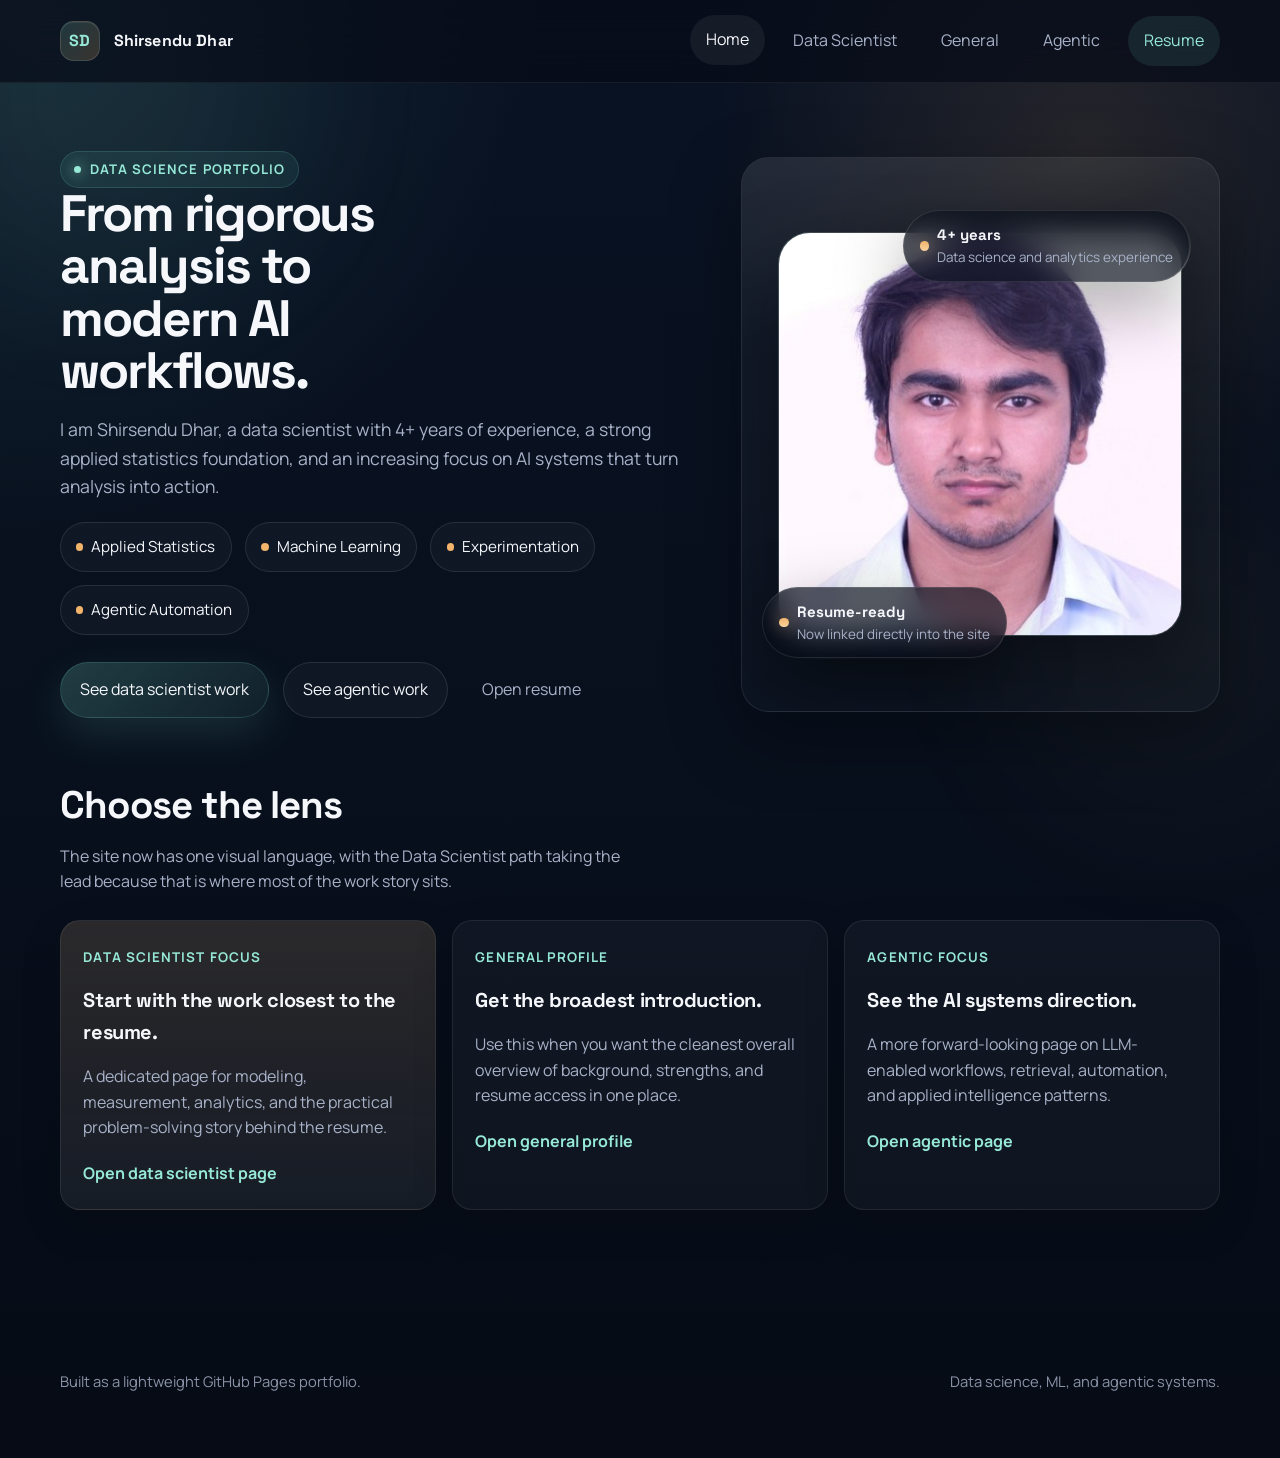
<file: index.html>
﻿<!DOCTYPE html>
<html lang="en">
  <head>
    <meta charset="utf-8" />
    <meta content="width=device-width, initial-scale=1.0" name="viewport" />
    <meta
      content="Portfolio of Shirsendu Dhar, a data scientist focused on applied statistics, machine learning, and agentic automation."
      name="description"
    />
    <title>Shirsendu Dhar | Data Science Portfolio</title>
    <link href="https://fonts.googleapis.com" rel="preconnect" />
    <link crossorigin href="https://fonts.gstatic.com" rel="preconnect" />
    <link
      href="https://fonts.googleapis.com/css2?family=Manrope:wght@400;500;600;700;800&family=Space+Grotesk:wght@500;700&display=swap"
      rel="stylesheet"
    />
    <link href="assets/site.css" rel="stylesheet" />
  </head>
  <body>
    <header class="site-header">
      <div class="shell nav-row">
        <a class="brand" href="index.html">
          <span class="brand-mark">SD</span>
          <span>Shirsendu Dhar</span>
        </a>
        <nav aria-label="Primary" class="nav-links">
          <a class="nav-link is-active" href="index.html">Home</a>
          <a class="nav-link" href="data-scientist.html">Data Scientist</a>
          <a class="nav-link" href="general.html">General</a>
          <a class="nav-link" href="agentic.html">Agentic</a>
          <a
            class="nav-link resume-link"
            href="files/Shirsendu_Dhar_Data_Scientist_Resume.pdf"
            target="_blank"
            rel="noreferrer"
          >
            Resume
          </a>
        </nav>
      </div>
    </header>

    <main class="page">
      <section class="shell hero">
        <div class="hero-copy" data-reveal>
          <span class="eyebrow">Data science portfolio</span>
          <h1>From rigorous analysis to modern AI workflows.</h1>
          <p class="lead">
            I am Shirsendu Dhar, a data scientist with 4+ years of experience,
            a strong applied statistics foundation, and an increasing focus on
            AI systems that turn analysis into action.
          </p>
          <div class="chip-row">
            <span class="pill"><span class="dot"></span>Applied Statistics</span>
            <span class="pill"><span class="dot"></span>Machine Learning</span>
            <span class="pill"><span class="dot"></span>Experimentation</span>
            <span class="pill"><span class="dot"></span>Agentic Automation</span>
          </div>
          <div class="actions">
            <a class="button button-primary" href="data-scientist.html">See data scientist work</a>
            <a class="button button-secondary" href="agentic.html">See agentic work</a>
            <a
              class="button button-ghost"
              href="files/Shirsendu_Dhar_Data_Scientist_Resume.pdf"
              target="_blank"
              rel="noreferrer"
            >
              Open resume
            </a>
          </div>
        </div>

        <div class="surface hero-portrait" data-reveal>
          <div class="portrait-stage">
            <div class="portrait-ring"></div>
            <div class="portrait-frame">
              <img alt="Portrait of Shirsendu Dhar" src="files/work_photo.jpg" />
            </div>
            <div class="portrait-note top">
              <span class="dot"></span>
              <div>
                <strong>4+ years</strong>
                <span>Data science and analytics experience</span>
              </div>
            </div>
            <div class="portrait-note bottom">
              <span class="dot"></span>
              <div>
                <strong>Resume-ready</strong>
                <span>Now linked directly into the site</span>
              </div>
            </div>
          </div>
        </div>
      </section>

      <section class="shell section section-tight">
        <div class="section-heading" data-reveal>
          <div>
            <h2>Choose the lens</h2>
            <p>
              The site now has one visual language, with the Data Scientist path
              taking the lead because that is where most of the work story sits.
            </p>
          </div>
        </div>

        <div class="story-grid">
          <a class="story-card resume-card" href="data-scientist.html" data-reveal>
            <span class="meta">Data Scientist focus</span>
            <h3>Start with the work closest to the resume.</h3>
            <p>
              A dedicated page for modeling, measurement, analytics, and the
              practical problem-solving story behind the resume.
            </p>
            <div class="arrow">Open data scientist page</div>
          </a>

          <a class="story-card" href="general.html" data-reveal>
            <span class="meta">General profile</span>
            <h3>Get the broadest introduction.</h3>
            <p>
              Use this when you want the cleanest overall overview of background,
              strengths, and resume access in one place.
            </p>
            <div class="arrow">Open general profile</div>
          </a>

          <a class="story-card" href="agentic.html" data-reveal>
            <span class="meta">Agentic focus</span>
            <h3>See the AI systems direction.</h3>
            <p>
              A more forward-looking page on LLM-enabled workflows, retrieval,
              automation, and applied intelligence patterns.
            </p>
            <div class="arrow">Open agentic page</div>
          </a>
        </div>
      </section>
    </main>

    <footer class="footer">
      <div class="shell footer-row">
        <span>Built as a lightweight GitHub Pages portfolio.</span>
        <span>Data science, ML, and agentic systems.</span>
      </div>
    </footer>

    <script src="assets/site.js"></script>
  </body>
</html>
</file>
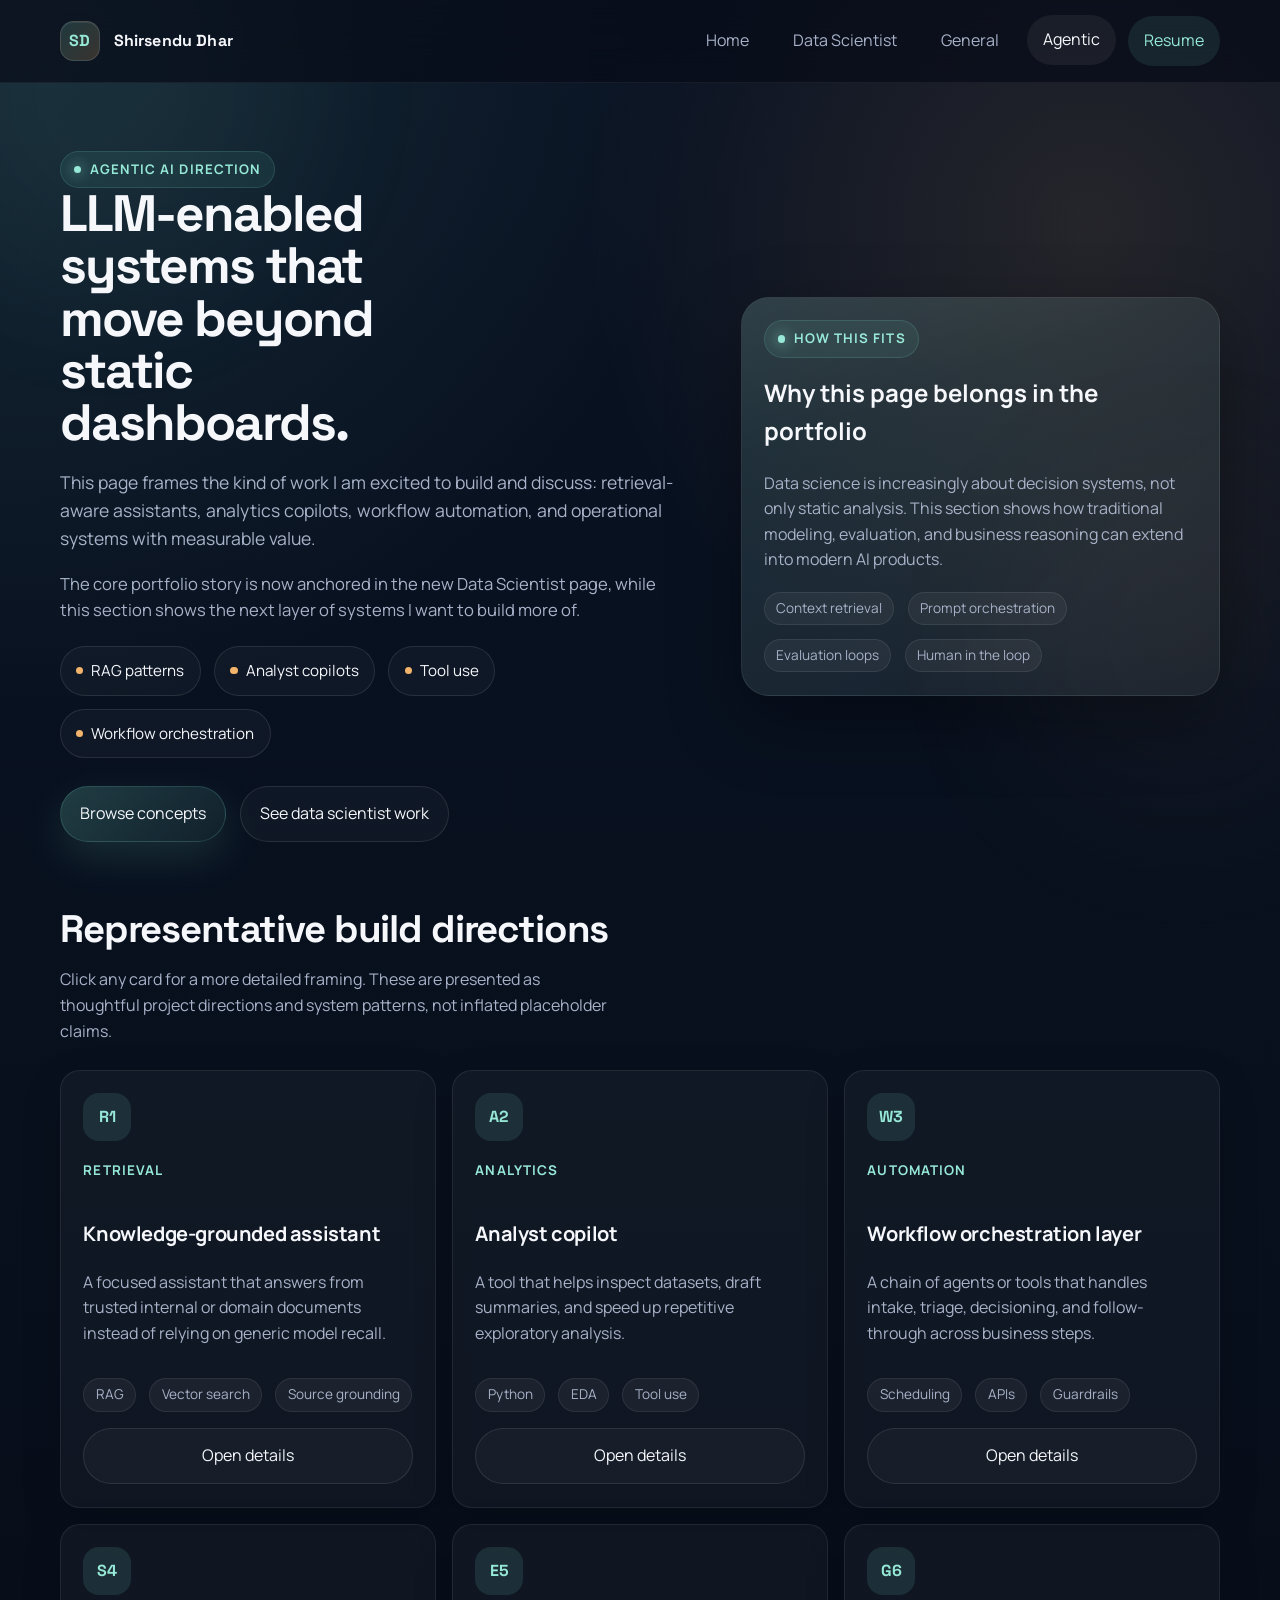
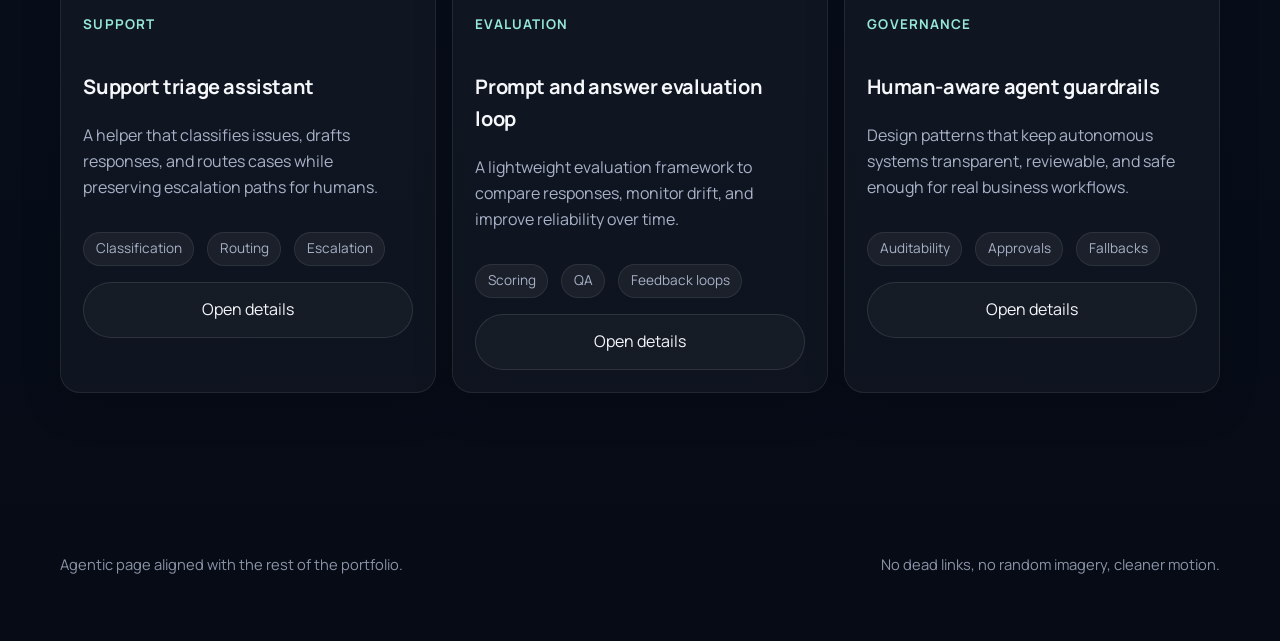
<file: agentic.html>
﻿<!DOCTYPE html>
<html lang="en">
  <head>
    <meta charset="utf-8" />
    <meta content="width=device-width, initial-scale=1.0" name="viewport" />
    <meta
      content="Agentic AI portfolio page for Shirsendu Dhar featuring LLM-enabled workflow and automation concepts."
      name="description"
    />
    <title>Shirsendu Dhar | Agentic AI</title>
    <link href="https://fonts.googleapis.com" rel="preconnect" />
    <link crossorigin href="https://fonts.gstatic.com" rel="preconnect" />
    <link
      href="https://fonts.googleapis.com/css2?family=Manrope:wght@400;500;600;700;800&family=Space+Grotesk:wght@500;700&display=swap"
      rel="stylesheet"
    />
    <link href="assets/site.css" rel="stylesheet" />
  </head>
  <body>
    <header class="site-header">
      <div class="shell nav-row">
        <a class="brand" href="index.html">
          <span class="brand-mark">SD</span>
          <span>Shirsendu Dhar</span>
        </a>
        <nav aria-label="Primary" class="nav-links">
          <a class="nav-link" href="index.html">Home</a>
          <a class="nav-link" href="data-scientist.html">Data Scientist</a>
          <a class="nav-link" href="general.html">General</a>
          <a class="nav-link is-active" href="agentic.html">Agentic</a>
          <a
            class="nav-link resume-link"
            href="files/Shirsendu_Dhar_Data_Scientist_Resume.pdf"
            target="_blank"
            rel="noreferrer"
          >
            Resume
          </a>
        </nav>
      </div>
    </header>

    <main class="page">
      <section class="shell hero">
        <div class="hero-copy" data-reveal>
          <span class="eyebrow">Agentic AI direction</span>
          <h1>LLM-enabled systems that move beyond static dashboards.</h1>
          <p class="lead">
            This page frames the kind of work I am excited to build and discuss:
            retrieval-aware assistants, analytics copilots, workflow
            automation, and operational systems with measurable value.
          </p>
          <p>
            The core portfolio story is now anchored in the new Data Scientist
            page, while this section shows the next layer of systems I want to
            build more of.
          </p>
          <div class="chip-row">
            <span class="pill"><span class="dot"></span>RAG patterns</span>
            <span class="pill"><span class="dot"></span>Analyst copilots</span>
            <span class="pill"><span class="dot"></span>Tool use</span>
            <span class="pill"><span class="dot"></span>Workflow orchestration</span>
          </div>
          <div class="actions">
            <a class="button button-primary" href="#projects">Browse concepts</a>
            <a class="button button-secondary" href="data-scientist.html">See data scientist work</a>
          </div>
        </div>

        <div class="surface callout-card" data-reveal>
          <span class="eyebrow">How this fits</span>
          <h2 style="margin-top: 1rem;">Why this page belongs in the portfolio</h2>
          <p class="callout-copy">
            Data science is increasingly about decision systems, not only static
            analysis. This section shows how traditional modeling, evaluation,
            and business reasoning can extend into modern AI products.
          </p>
          <div class="tag-row" style="margin-top: 1.2rem;">
            <span class="tag">Context retrieval</span>
            <span class="tag">Prompt orchestration</span>
            <span class="tag">Evaluation loops</span>
            <span class="tag">Human in the loop</span>
          </div>
        </div>
      </section>

      <section class="shell section section-tight" id="projects">
        <div class="section-heading" data-reveal>
          <div>
            <h2>Representative build directions</h2>
            <p>
              Click any card for a more detailed framing. These are presented as
              thoughtful project directions and system patterns, not inflated
              placeholder claims.
            </p>
          </div>
        </div>

        <div class="project-grid">
          <article class="project-card" data-reveal>
            <span class="icon-badge">R1</span>
            <div>
              <span class="meta">Retrieval</span>
              <h3>Knowledge-grounded assistant</h3>
              <p>
                A focused assistant that answers from trusted internal or domain
                documents instead of relying on generic model recall.
              </p>
            </div>
            <div class="tag-row">
              <span class="tag">RAG</span>
              <span class="tag">Vector search</span>
              <span class="tag">Source grounding</span>
            </div>
            <button class="button button-secondary" data-open-modal="modal-rag" type="button">
              Open details
            </button>
          </article>

          <article class="project-card" data-reveal>
            <span class="icon-badge">A2</span>
            <div>
              <span class="meta">Analytics</span>
              <h3>Analyst copilot</h3>
              <p>
                A tool that helps inspect datasets, draft summaries, and speed
                up repetitive exploratory analysis.
              </p>
            </div>
            <div class="tag-row">
              <span class="tag">Python</span>
              <span class="tag">EDA</span>
              <span class="tag">Tool use</span>
            </div>
            <button class="button button-secondary" data-open-modal="modal-analyst" type="button">
              Open details
            </button>
          </article>

          <article class="project-card" data-reveal>
            <span class="icon-badge">W3</span>
            <div>
              <span class="meta">Automation</span>
              <h3>Workflow orchestration layer</h3>
              <p>
                A chain of agents or tools that handles intake, triage,
                decisioning, and follow-through across business steps.
              </p>
            </div>
            <div class="tag-row">
              <span class="tag">Scheduling</span>
              <span class="tag">APIs</span>
              <span class="tag">Guardrails</span>
            </div>
            <button class="button button-secondary" data-open-modal="modal-workflow" type="button">
              Open details
            </button>
          </article>

          <article class="project-card" data-reveal>
            <span class="icon-badge">S4</span>
            <div>
              <span class="meta">Support</span>
              <h3>Support triage assistant</h3>
              <p>
                A helper that classifies issues, drafts responses, and routes
                cases while preserving escalation paths for humans.
              </p>
            </div>
            <div class="tag-row">
              <span class="tag">Classification</span>
              <span class="tag">Routing</span>
              <span class="tag">Escalation</span>
            </div>
            <button class="button button-secondary" data-open-modal="modal-support" type="button">
              Open details
            </button>
          </article>

          <article class="project-card" data-reveal>
            <span class="icon-badge">E5</span>
            <div>
              <span class="meta">Evaluation</span>
              <h3>Prompt and answer evaluation loop</h3>
              <p>
                A lightweight evaluation framework to compare responses,
                monitor drift, and improve reliability over time.
              </p>
            </div>
            <div class="tag-row">
              <span class="tag">Scoring</span>
              <span class="tag">QA</span>
              <span class="tag">Feedback loops</span>
            </div>
            <button class="button button-secondary" data-open-modal="modal-eval" type="button">
              Open details
            </button>
          </article>

          <article class="project-card" data-reveal>
            <span class="icon-badge">G6</span>
            <div>
              <span class="meta">Governance</span>
              <h3>Human-aware agent guardrails</h3>
              <p>
                Design patterns that keep autonomous systems transparent,
                reviewable, and safe enough for real business workflows.
              </p>
            </div>
            <div class="tag-row">
              <span class="tag">Auditability</span>
              <span class="tag">Approvals</span>
              <span class="tag">Fallbacks</span>
            </div>
            <button class="button button-secondary" data-open-modal="modal-guardrails" type="button">
              Open details
            </button>
          </article>
        </div>
      </section>
    </main>

    <footer class="footer">
      <div class="shell footer-row">
        <span>Agentic page aligned with the rest of the portfolio.</span>
        <span>No dead links, no random imagery, cleaner motion.</span>
      </div>
    </footer>

    <div aria-hidden="true" class="modal" data-modal id="modal-rag">
      <div class="modal-card">
        <div class="modal-top">
          <div>
            <span class="eyebrow">Retrieval</span>
            <h3 style="margin-top: 1rem;">Knowledge-grounded assistant</h3>
          </div>
          <button aria-label="Close modal" class="close-button" data-close-modal type="button">x</button>
        </div>
        <p>
          A useful assistant should respond from trusted context, not just from
          model memory. This pattern is ideal for documentation-heavy internal
          knowledge or domain-specific support.
        </p>
        <div class="modal-grid">
          <div class="modal-panel">
            <strong>System idea</strong>
            <p>Retrieve, rank, cite, and answer with strong source grounding.</p>
          </div>
          <div class="modal-panel">
            <strong>Why it matters</strong>
            <p>Improves trust and reduces the risk of ungrounded responses.</p>
          </div>
        </div>
      </div>
    </div>

    <div aria-hidden="true" class="modal" data-modal id="modal-analyst">
      <div class="modal-card">
        <div class="modal-top">
          <div>
            <span class="eyebrow">Analytics</span>
            <h3 style="margin-top: 1rem;">Analyst copilot</h3>
          </div>
          <button aria-label="Close modal" class="close-button" data-close-modal type="button">x</button>
        </div>
        <p>
          This pattern accelerates repetitive analysis work while keeping a
          human analyst in control of framing, validation, and communication.
        </p>
        <div class="modal-grid">
          <div class="modal-panel">
            <strong>System idea</strong>
            <p>Connect natural-language prompting to common analysis tools and templates.</p>
          </div>
          <div class="modal-panel">
            <strong>Why it matters</strong>
            <p>Creates faster iteration loops without hiding the reasoning behind outputs.</p>
          </div>
        </div>
      </div>
    </div>

    <div aria-hidden="true" class="modal" data-modal id="modal-workflow">
      <div class="modal-card">
        <div class="modal-top">
          <div>
            <span class="eyebrow">Automation</span>
            <h3 style="margin-top: 1rem;">Workflow orchestration layer</h3>
          </div>
          <button aria-label="Close modal" class="close-button" data-close-modal type="button">x</button>
        </div>
        <p>
          Many business processes are a sequence of small handoffs. Agentic
          workflows shine when they reduce the glue work between those steps.
        </p>
        <div class="modal-grid">
          <div class="modal-panel">
            <strong>System idea</strong>
            <p>Combine tool calls, approval states, and retry logic into one flow.</p>
          </div>
          <div class="modal-panel">
            <strong>Why it matters</strong>
            <p>Removes manual coordination overhead and improves process speed.</p>
          </div>
        </div>
      </div>
    </div>

    <div aria-hidden="true" class="modal" data-modal id="modal-support">
      <div class="modal-card">
        <div class="modal-top">
          <div>
            <span class="eyebrow">Support</span>
            <h3 style="margin-top: 1rem;">Support triage assistant</h3>
          </div>
          <button aria-label="Close modal" class="close-button" data-close-modal type="button">x</button>
        </div>
        <p>
          A triage layer can reduce repetitive handling while ensuring that
          ambiguous or sensitive issues still reach the right human owner.
        </p>
        <div class="modal-grid">
          <div class="modal-panel">
            <strong>System idea</strong>
            <p>Classify, enrich, route, and draft response suggestions for review.</p>
          </div>
          <div class="modal-panel">
            <strong>Why it matters</strong>
            <p>Gives support teams more time for higher-complexity conversations.</p>
          </div>
        </div>
      </div>
    </div>

    <div aria-hidden="true" class="modal" data-modal id="modal-eval">
      <div class="modal-card">
        <div class="modal-top">
          <div>
            <span class="eyebrow">Evaluation</span>
            <h3 style="margin-top: 1rem;">Prompt and answer evaluation loop</h3>
          </div>
          <button aria-label="Close modal" class="close-button" data-close-modal type="button">x</button>
        </div>
        <p>
          Good AI systems need evaluation habits, not just demos. This pattern
          makes performance visible and easier to improve over time.
        </p>
        <div class="modal-grid">
          <div class="modal-panel">
            <strong>System idea</strong>
            <p>Track prompts, compare outputs, and score answers against defined criteria.</p>
          </div>
          <div class="modal-panel">
            <strong>Why it matters</strong>
            <p>Helps teams manage drift, quality regression, and stakeholder trust.</p>
          </div>
        </div>
      </div>
    </div>

    <div aria-hidden="true" class="modal" data-modal id="modal-guardrails">
      <div class="modal-card">
        <div class="modal-top">
          <div>
            <span class="eyebrow">Governance</span>
            <h3 style="margin-top: 1rem;">Human-aware agent guardrails</h3>
          </div>
          <button aria-label="Close modal" class="close-button" data-close-modal type="button">x</button>
        </div>
        <p>
          Strong AI UX includes boundaries, review states, and fallback paths.
          Guardrails are part of the product, not an afterthought.
        </p>
        <div class="modal-grid">
          <div class="modal-panel">
            <strong>System idea</strong>
            <p>Blend confidence checks, approvals, logging, and controlled tool access.</p>
          </div>
          <div class="modal-panel">
            <strong>Why it matters</strong>
            <p>Supports safer adoption in workflows that affect customers or operations.</p>
          </div>
        </div>
      </div>
    </div>

    <script src="assets/site.js"></script>
  </body>
</html>
</file>
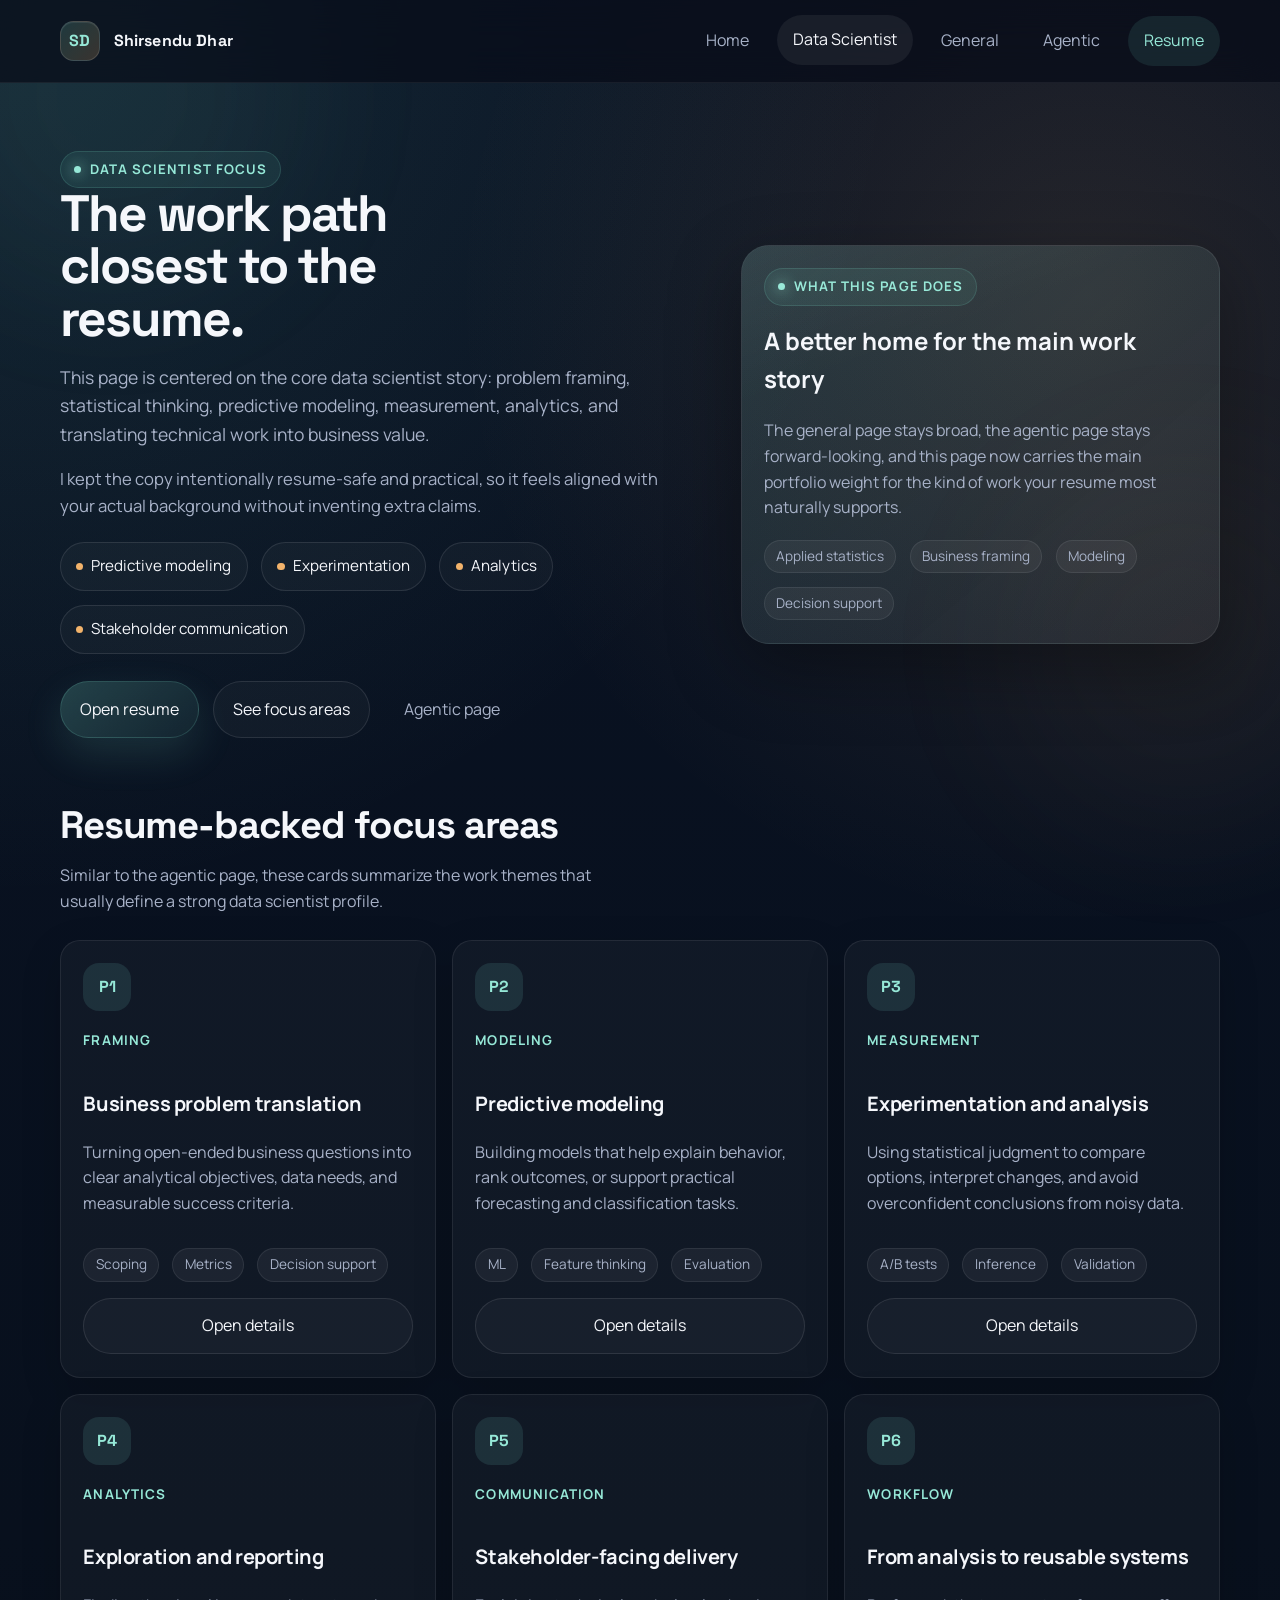
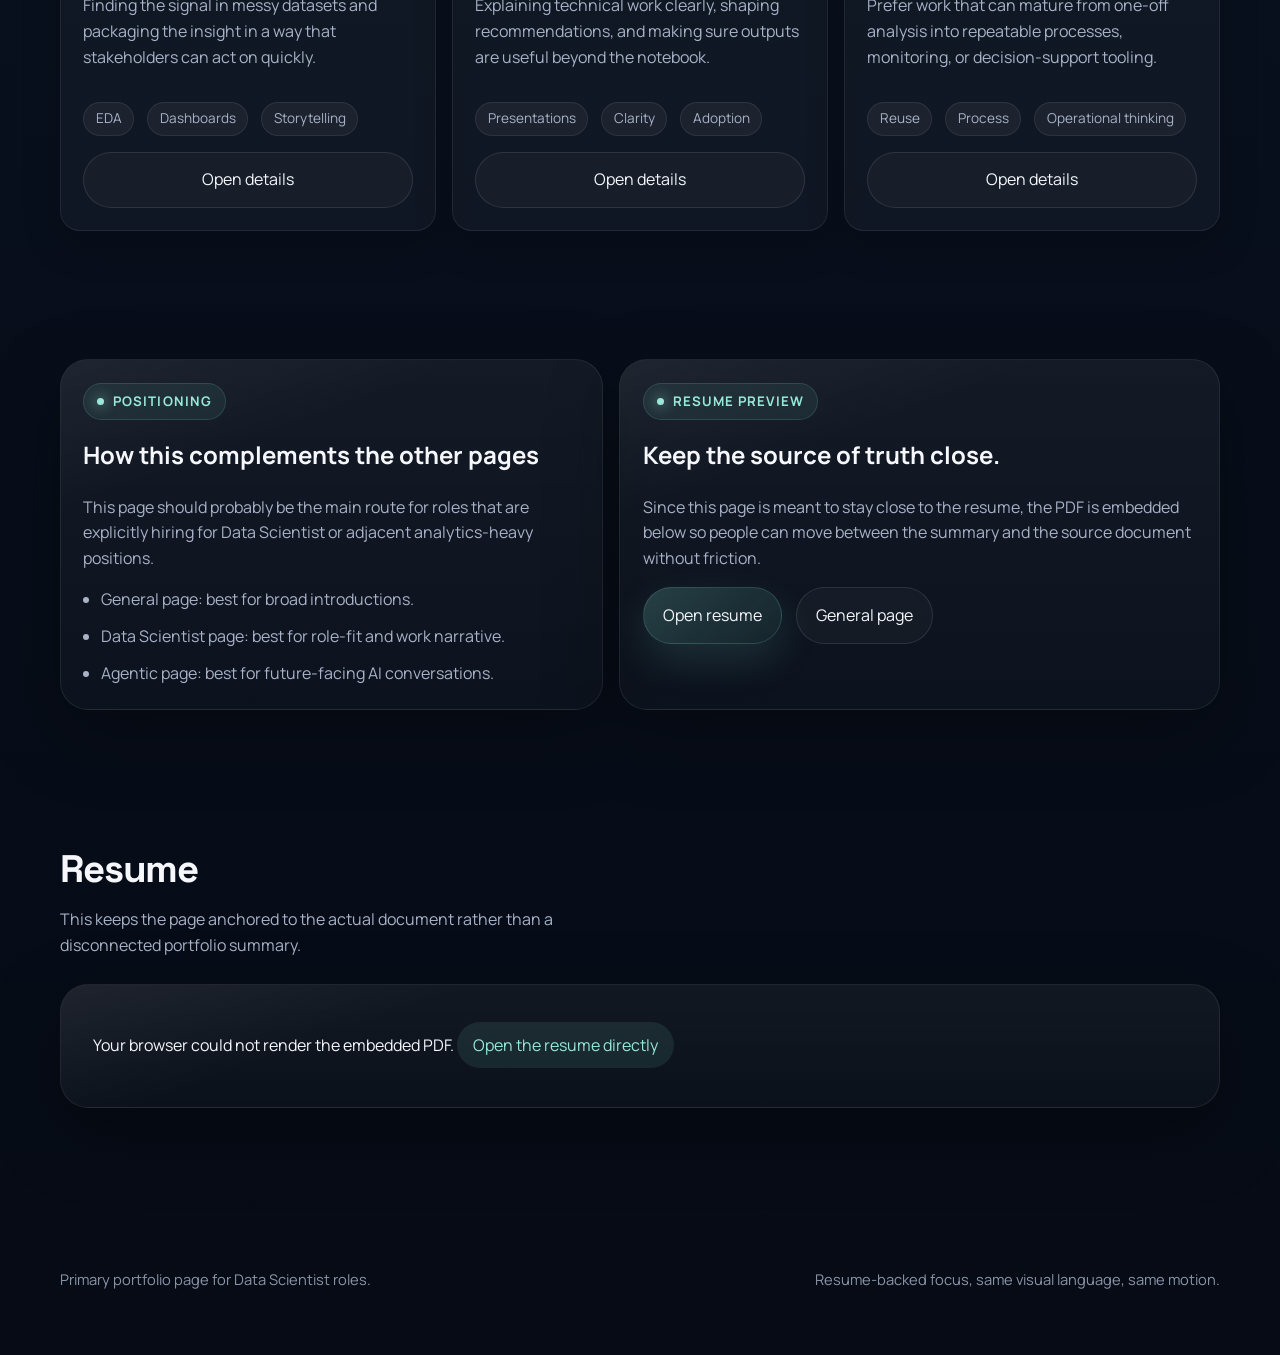
<file: data-scientist.html>
﻿<!DOCTYPE html>
<html lang="en">
  <head>
    <meta charset="utf-8" />
    <meta content="width=device-width, initial-scale=1.0" name="viewport" />
    <meta
      content="Data Scientist portfolio page for Shirsendu Dhar, centered on modeling, experimentation, analytics, and resume-backed work."
      name="description"
    />
    <title>Shirsendu Dhar | Data Scientist</title>
    <link href="https://fonts.googleapis.com" rel="preconnect" />
    <link crossorigin href="https://fonts.gstatic.com" rel="preconnect" />
    <link
      href="https://fonts.googleapis.com/css2?family=Manrope:wght@400;500;600;700;800&family=Space+Grotesk:wght@500;700&display=swap"
      rel="stylesheet"
    />
    <link href="assets/site.css" rel="stylesheet" />
  </head>
  <body>
    <header class="site-header">
      <div class="shell nav-row">
        <a class="brand" href="index.html">
          <span class="brand-mark">SD</span>
          <span>Shirsendu Dhar</span>
        </a>
        <nav aria-label="Primary" class="nav-links">
          <a class="nav-link" href="index.html">Home</a>
          <a class="nav-link is-active" href="data-scientist.html">Data Scientist</a>
          <a class="nav-link" href="general.html">General</a>
          <a class="nav-link" href="agentic.html">Agentic</a>
          <a
            class="nav-link resume-link"
            href="files/Shirsendu_Dhar_Data_Scientist_Resume.pdf"
            target="_blank"
            rel="noreferrer"
          >
            Resume
          </a>
        </nav>
      </div>
    </header>

    <main class="page">
      <section class="shell hero">
        <div class="hero-copy" data-reveal>
          <span class="eyebrow">Data Scientist focus</span>
          <h1>The work path closest to the resume.</h1>
          <p class="lead">
            This page is centered on the core data scientist story: problem
            framing, statistical thinking, predictive modeling, measurement,
            analytics, and translating technical work into business value.
          </p>
          <p>
            I kept the copy intentionally resume-safe and practical, so it feels
            aligned with your actual background without inventing extra claims.
          </p>
          <div class="chip-row">
            <span class="pill"><span class="dot"></span>Predictive modeling</span>
            <span class="pill"><span class="dot"></span>Experimentation</span>
            <span class="pill"><span class="dot"></span>Analytics</span>
            <span class="pill"><span class="dot"></span>Stakeholder communication</span>
          </div>
          <div class="actions">
            <a
              class="button button-primary"
              href="files/Shirsendu_Dhar_Data_Scientist_Resume.pdf"
              target="_blank"
              rel="noreferrer"
            >
              Open resume
            </a>
            <a class="button button-secondary" href="#focus-areas">See focus areas</a>
            <a class="button button-ghost" href="agentic.html">Agentic page</a>
          </div>
        </div>

        <div class="surface callout-card" data-reveal>
          <span class="eyebrow">What this page does</span>
          <h2 style="margin-top: 1rem;">A better home for the main work story</h2>
          <p class="callout-copy">
            The general page stays broad, the agentic page stays forward-looking,
            and this page now carries the main portfolio weight for the kind of
            work your resume most naturally supports.
          </p>
          <div class="tag-row" style="margin-top: 1.2rem;">
            <span class="tag">Applied statistics</span>
            <span class="tag">Business framing</span>
            <span class="tag">Modeling</span>
            <span class="tag">Decision support</span>
          </div>
        </div>
      </section>

      <section class="shell section section-tight" id="focus-areas">
        <div class="section-heading" data-reveal>
          <div>
            <h2>Resume-backed focus areas</h2>
            <p>
              Similar to the agentic page, these cards summarize the work themes
              that usually define a strong data scientist profile.
            </p>
          </div>
        </div>

        <div class="project-grid">
          <article class="project-card" data-reveal>
            <span class="icon-badge">P1</span>
            <div>
              <span class="meta">Framing</span>
              <h3>Business problem translation</h3>
              <p>
                Turning open-ended business questions into clear analytical
                objectives, data needs, and measurable success criteria.
              </p>
            </div>
            <div class="tag-row">
              <span class="tag">Scoping</span>
              <span class="tag">Metrics</span>
              <span class="tag">Decision support</span>
            </div>
            <button class="button button-secondary" data-open-modal="modal-framing" type="button">
              Open details
            </button>
          </article>

          <article class="project-card" data-reveal>
            <span class="icon-badge">P2</span>
            <div>
              <span class="meta">Modeling</span>
              <h3>Predictive modeling</h3>
              <p>
                Building models that help explain behavior, rank outcomes, or
                support practical forecasting and classification tasks.
              </p>
            </div>
            <div class="tag-row">
              <span class="tag">ML</span>
              <span class="tag">Feature thinking</span>
              <span class="tag">Evaluation</span>
            </div>
            <button class="button button-secondary" data-open-modal="modal-modeling" type="button">
              Open details
            </button>
          </article>

          <article class="project-card" data-reveal>
            <span class="icon-badge">P3</span>
            <div>
              <span class="meta">Measurement</span>
              <h3>Experimentation and analysis</h3>
              <p>
                Using statistical judgment to compare options, interpret changes,
                and avoid overconfident conclusions from noisy data.
              </p>
            </div>
            <div class="tag-row">
              <span class="tag">A/B tests</span>
              <span class="tag">Inference</span>
              <span class="tag">Validation</span>
            </div>
            <button class="button button-secondary" data-open-modal="modal-measurement" type="button">
              Open details
            </button>
          </article>

          <article class="project-card" data-reveal>
            <span class="icon-badge">P4</span>
            <div>
              <span class="meta">Analytics</span>
              <h3>Exploration and reporting</h3>
              <p>
                Finding the signal in messy datasets and packaging the insight in
                a way that stakeholders can act on quickly.
              </p>
            </div>
            <div class="tag-row">
              <span class="tag">EDA</span>
              <span class="tag">Dashboards</span>
              <span class="tag">Storytelling</span>
            </div>
            <button class="button button-secondary" data-open-modal="modal-analytics" type="button">
              Open details
            </button>
          </article>

          <article class="project-card" data-reveal>
            <span class="icon-badge">P5</span>
            <div>
              <span class="meta">Communication</span>
              <h3>Stakeholder-facing delivery</h3>
              <p>
                Explaining technical work clearly, shaping recommendations, and
                making sure outputs are useful beyond the notebook.
              </p>
            </div>
            <div class="tag-row">
              <span class="tag">Presentations</span>
              <span class="tag">Clarity</span>
              <span class="tag">Adoption</span>
            </div>
            <button class="button button-secondary" data-open-modal="modal-communication" type="button">
              Open details
            </button>
          </article>

          <article class="project-card" data-reveal>
            <span class="icon-badge">P6</span>
            <div>
              <span class="meta">Workflow</span>
              <h3>From analysis to reusable systems</h3>
              <p>
                Prefer work that can mature from one-off analysis into repeatable
                processes, monitoring, or decision-support tooling.
              </p>
            </div>
            <div class="tag-row">
              <span class="tag">Reuse</span>
              <span class="tag">Process</span>
              <span class="tag">Operational thinking</span>
            </div>
            <button class="button button-secondary" data-open-modal="modal-workflow" type="button">
              Open details
            </button>
          </article>
        </div>
      </section>

      <section class="shell section">
        <div class="split-grid">
          <article class="surface list-card" data-reveal>
            <span class="eyebrow">Positioning</span>
            <h2 style="margin-top: 1rem;">How this complements the other pages</h2>
            <p class="list-copy">
              This page should probably be the main route for roles that are
              explicitly hiring for Data Scientist or adjacent analytics-heavy
              positions.
            </p>
            <ul>
              <li>General page: best for broad introductions.</li>
              <li>Data Scientist page: best for role-fit and work narrative.</li>
              <li>Agentic page: best for future-facing AI conversations.</li>
            </ul>
          </article>

          <article class="surface resume-card-panel" data-reveal>
            <span class="eyebrow">Resume preview</span>
            <h2 style="margin-top: 1rem;">Keep the source of truth close.</h2>
            <p class="callout-copy">
              Since this page is meant to stay close to the resume, the PDF is
              embedded below so people can move between the summary and the
              source document without friction.
            </p>
            <div class="actions">
              <a
                class="button button-primary"
                href="files/Shirsendu_Dhar_Data_Scientist_Resume.pdf"
                target="_blank"
                rel="noreferrer"
              >
                Open resume
              </a>
              <a class="button button-secondary" href="general.html">General page</a>
            </div>
          </article>
        </div>
      </section>

      <section class="shell section">
        <div class="section-heading" data-reveal>
          <div>
            <h2>Resume</h2>
            <p>
              This keeps the page anchored to the actual document rather than a
              disconnected portfolio summary.
            </p>
          </div>
        </div>

        <div class="surface" data-reveal style="padding: 1rem;">
          <object
            class="resume-viewer"
            data="files/Shirsendu_Dhar_Data_Scientist_Resume.pdf#view=FitH"
            type="application/pdf"
          >
            <p style="padding: 1rem;">
              Your browser could not render the embedded PDF.
              <a
                class="nav-link resume-link"
                href="files/Shirsendu_Dhar_Data_Scientist_Resume.pdf"
                target="_blank"
                rel="noreferrer"
              >
                Open the resume directly
              </a>
            </p>
          </object>
        </div>
      </section>
    </main>

    <footer class="footer">
      <div class="shell footer-row">
        <span>Primary portfolio page for Data Scientist roles.</span>
        <span>Resume-backed focus, same visual language, same motion.</span>
      </div>
    </footer>

    <div aria-hidden="true" class="modal" data-modal id="modal-framing">
      <div class="modal-card">
        <div class="modal-top">
          <div>
            <span class="eyebrow">Framing</span>
            <h3 style="margin-top: 1rem;">Business problem translation</h3>
          </div>
          <button aria-label="Close modal" class="close-button" data-close-modal type="button">x</button>
        </div>
        <p>
          Strong data science often starts before the model. Framing matters
          because the wrong objective can still produce technically correct but
          practically useless work.
        </p>
        <div class="modal-grid">
          <div class="modal-panel">
            <strong>What it looks like</strong>
            <p>Clarifying goals, choosing metrics, and defining the actual decision to support.</p>
          </div>
          <div class="modal-panel">
            <strong>Why it matters</strong>
            <p>Good scoping reduces wasted effort and keeps the work tied to outcomes.</p>
          </div>
        </div>
      </div>
    </div>

    <div aria-hidden="true" class="modal" data-modal id="modal-modeling">
      <div class="modal-card">
        <div class="modal-top">
          <div>
            <span class="eyebrow">Modeling</span>
            <h3 style="margin-top: 1rem;">Predictive modeling</h3>
          </div>
          <button aria-label="Close modal" class="close-button" data-close-modal type="button">x</button>
        </div>
        <p>
          Modeling is most useful when it balances performance, interpretability,
          and how the result will actually be consumed downstream.
        </p>
        <div class="modal-grid">
          <div class="modal-panel">
            <strong>What it looks like</strong>
            <p>Feature selection, baseline comparison, evaluation design, and practical deployment thinking.</p>
          </div>
          <div class="modal-panel">
            <strong>Why it matters</strong>
            <p>Turns historical data into a tool for ranking, forecasting, or targeting.</p>
          </div>
        </div>
      </div>
    </div>

    <div aria-hidden="true" class="modal" data-modal id="modal-measurement">
      <div class="modal-card">
        <div class="modal-top">
          <div>
            <span class="eyebrow">Measurement</span>
            <h3 style="margin-top: 1rem;">Experimentation and analysis</h3>
          </div>
          <button aria-label="Close modal" class="close-button" data-close-modal type="button">x</button>
        </div>
        <p>
          Statistical thinking helps teams separate real effects from noise and
          make stronger decisions under uncertainty.
        </p>
        <div class="modal-grid">
          <div class="modal-panel">
            <strong>What it looks like</strong>
            <p>Designing comparisons, checking assumptions, and reading results carefully.</p>
          </div>
          <div class="modal-panel">
            <strong>Why it matters</strong>
            <p>Keeps teams from overreacting to noisy swings or underestimating real change.</p>
          </div>
        </div>
      </div>
    </div>

    <div aria-hidden="true" class="modal" data-modal id="modal-analytics">
      <div class="modal-card">
        <div class="modal-top">
          <div>
            <span class="eyebrow">Analytics</span>
            <h3 style="margin-top: 1rem;">Exploration and reporting</h3>
          </div>
          <button aria-label="Close modal" class="close-button" data-close-modal type="button">x</button>
        </div>
        <p>
          Not every business problem needs a complex model. Often the win comes
          from finding the right insight and making it visible in time.
        </p>
        <div class="modal-grid">
          <div class="modal-panel">
            <strong>What it looks like</strong>
            <p>EDA, visual summaries, trend interpretation, and dashboard-friendly communication.</p>
          </div>
          <div class="modal-panel">
            <strong>Why it matters</strong>
            <p>Supports faster, better decisions without unnecessary complexity.</p>
          </div>
        </div>
      </div>
    </div>

    <div aria-hidden="true" class="modal" data-modal id="modal-communication">
      <div class="modal-card">
        <div class="modal-top">
          <div>
            <span class="eyebrow">Communication</span>
            <h3 style="margin-top: 1rem;">Stakeholder-facing delivery</h3>
          </div>
          <button aria-label="Close modal" class="close-button" data-close-modal type="button">x</button>
        </div>
        <p>
          Strong analysis only matters if people can understand it, trust it,
          and act on it.
        </p>
        <div class="modal-grid">
          <div class="modal-panel">
            <strong>What it looks like</strong>
            <p>Clear summaries, grounded recommendations, and role-appropriate explanations.</p>
          </div>
          <div class="modal-panel">
            <strong>Why it matters</strong>
            <p>Improves adoption and keeps technical work connected to real decisions.</p>
          </div>
        </div>
      </div>
    </div>

    <div aria-hidden="true" class="modal" data-modal id="modal-workflow">
      <div class="modal-card">
        <div class="modal-top">
          <div>
            <span class="eyebrow">Workflow</span>
            <h3 style="margin-top: 1rem;">From analysis to reusable systems</h3>
          </div>
          <button aria-label="Close modal" class="close-button" data-close-modal type="button">x</button>
        </div>
        <p>
          Reusable systems create leverage. Even traditional data science work is
          stronger when it can be repeated, monitored, or operationalized.
        </p>
        <div class="modal-grid">
          <div class="modal-panel">
            <strong>What it looks like</strong>
            <p>Repeatable workflows, cleaner handoffs, and outputs designed for ongoing use.</p>
          </div>
          <div class="modal-panel">
            <strong>Why it matters</strong>
            <p>Moves work from one-off analysis toward durable business capability.</p>
          </div>
        </div>
      </div>
    </div>

    <script src="assets/site.js"></script>
  </body>
</html>
</file>
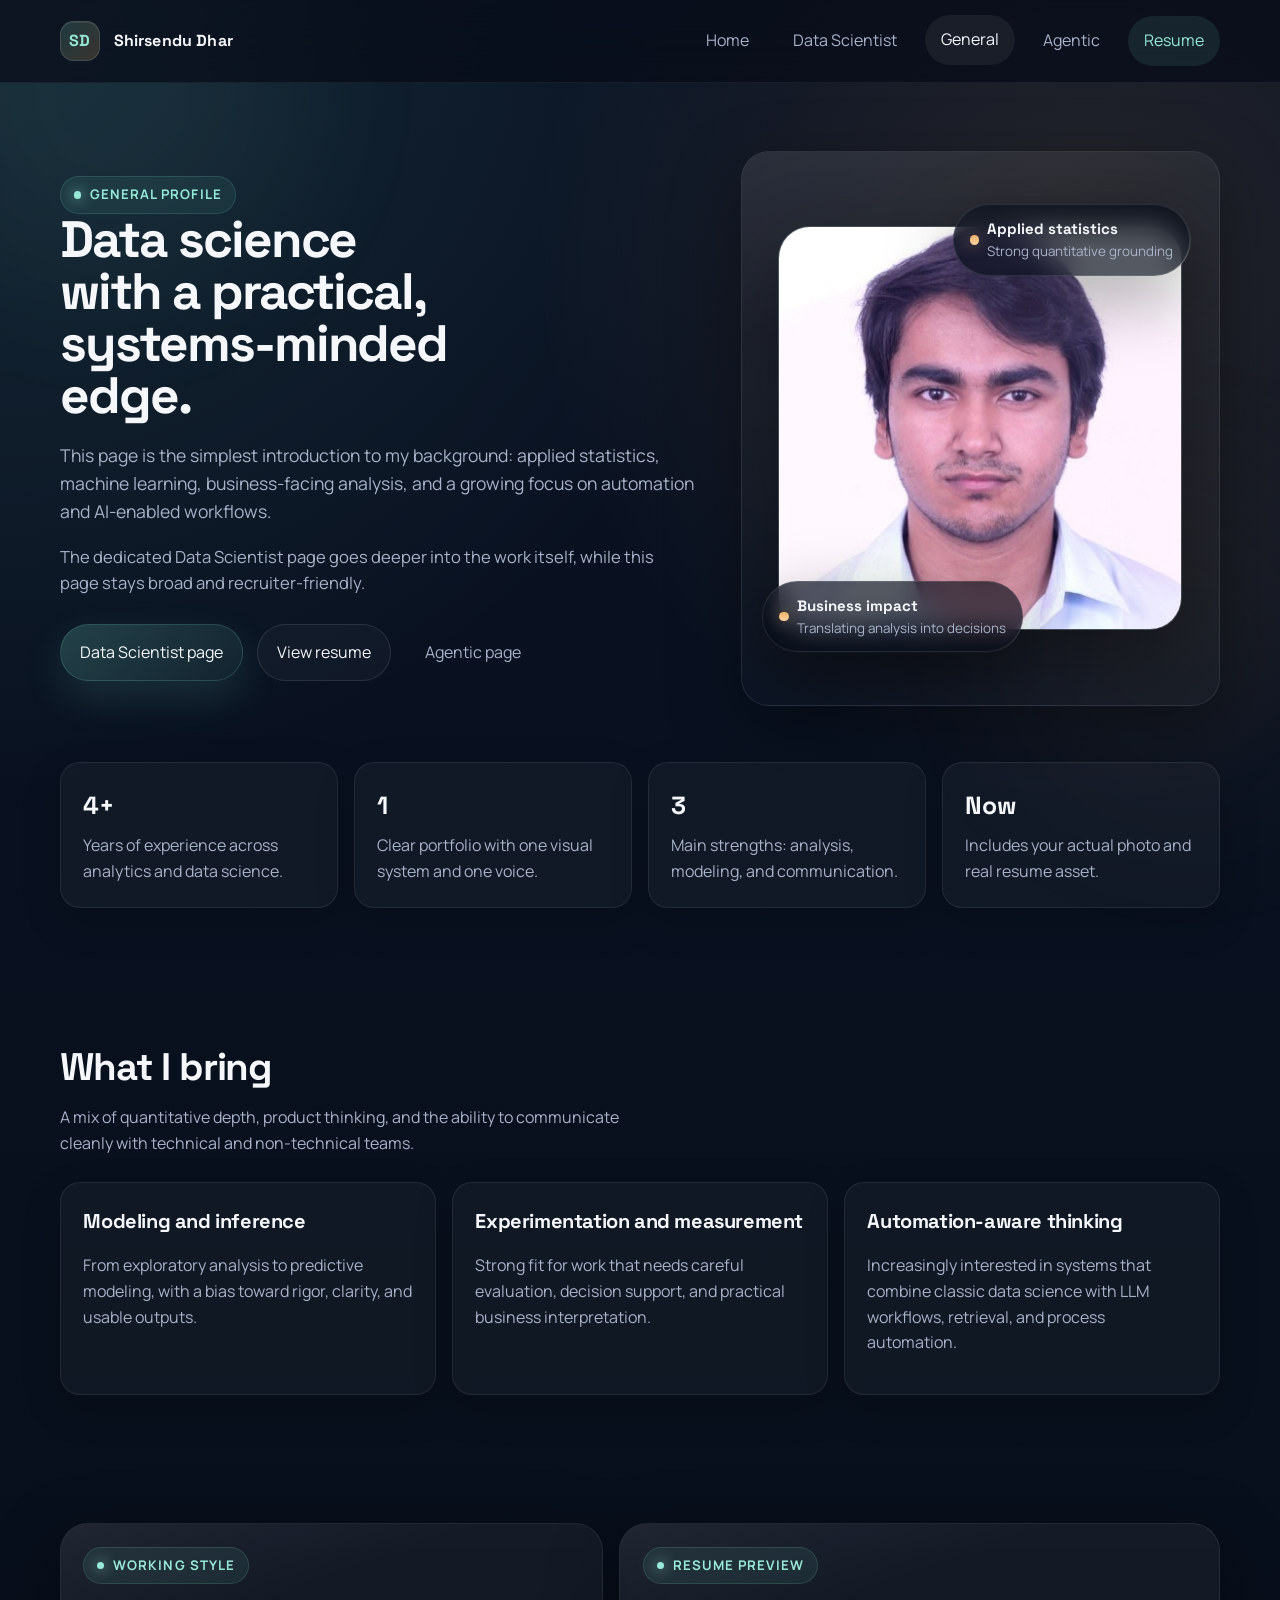
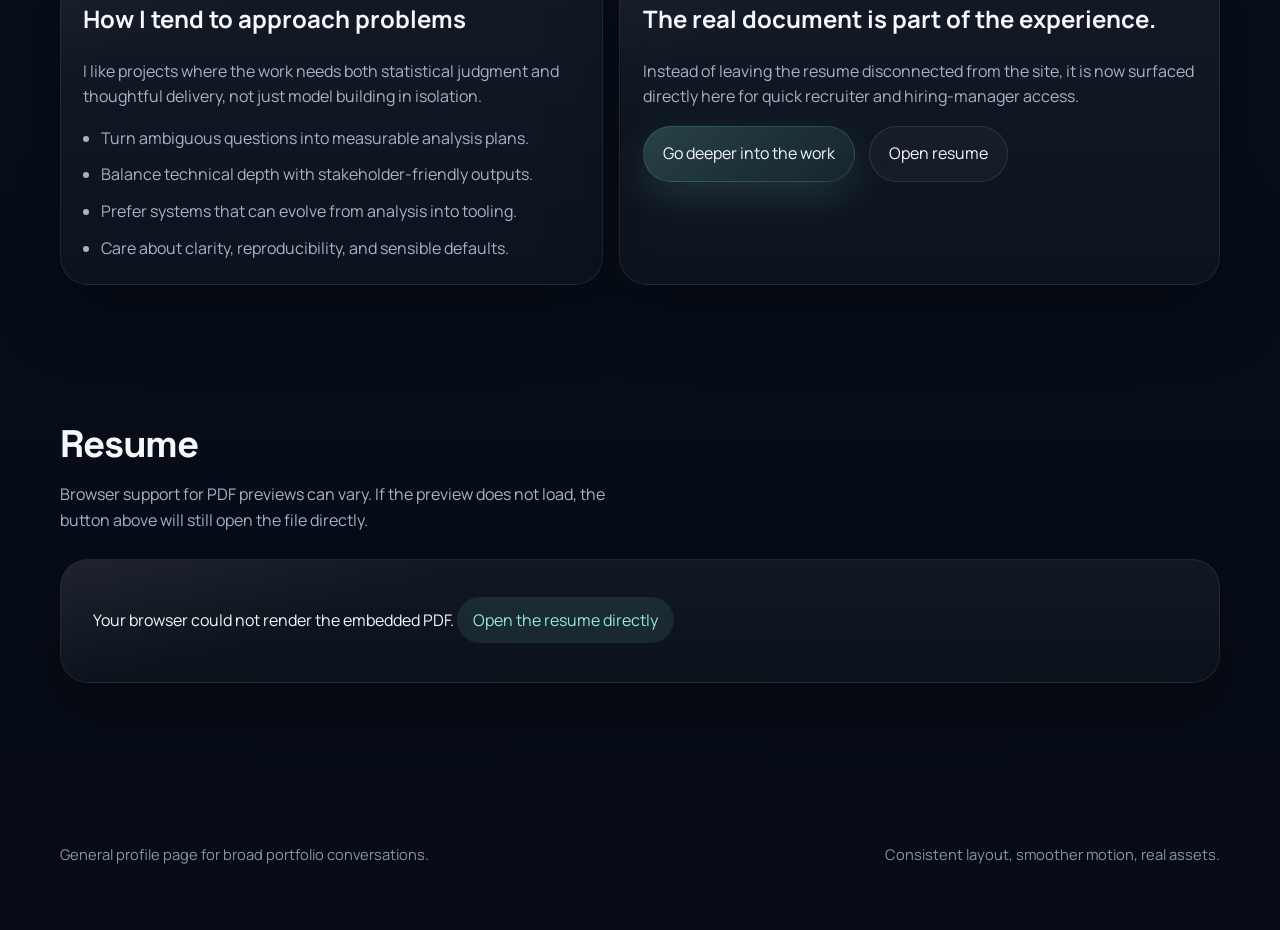
<file: general.html>
﻿<!DOCTYPE html>
<html lang="en">
  <head>
    <meta charset="utf-8" />
    <meta content="width=device-width, initial-scale=1.0" name="viewport" />
    <meta
      content="General portfolio page for Shirsendu Dhar with profile overview, strengths, and embedded resume."
      name="description"
    />
    <title>Shirsendu Dhar | General Profile</title>
    <link href="https://fonts.googleapis.com" rel="preconnect" />
    <link crossorigin href="https://fonts.gstatic.com" rel="preconnect" />
    <link
      href="https://fonts.googleapis.com/css2?family=Manrope:wght@400;500;600;700;800&family=Space+Grotesk:wght@500;700&display=swap"
      rel="stylesheet"
    />
    <link href="assets/site.css" rel="stylesheet" />
  </head>
  <body>
    <header class="site-header">
      <div class="shell nav-row">
        <a class="brand" href="index.html">
          <span class="brand-mark">SD</span>
          <span>Shirsendu Dhar</span>
        </a>
        <nav aria-label="Primary" class="nav-links">
          <a class="nav-link" href="index.html">Home</a>
          <a class="nav-link" href="data-scientist.html">Data Scientist</a>
          <a class="nav-link is-active" href="general.html">General</a>
          <a class="nav-link" href="agentic.html">Agentic</a>
          <a
            class="nav-link resume-link"
            href="files/Shirsendu_Dhar_Data_Scientist_Resume.pdf"
            target="_blank"
            rel="noreferrer"
          >
            Resume
          </a>
        </nav>
      </div>
    </header>

    <main class="page">
      <section class="shell hero">
        <div class="hero-copy" data-reveal>
          <span class="eyebrow">General profile</span>
          <h1>Data science with a practical, systems-minded edge.</h1>
          <p class="lead">
            This page is the simplest introduction to my background: applied
            statistics, machine learning, business-facing analysis, and a
            growing focus on automation and AI-enabled workflows.
          </p>
          <p>
            The dedicated Data Scientist page goes deeper into the work itself,
            while this page stays broad and recruiter-friendly.
          </p>
          <div class="actions">
            <a class="button button-primary" href="data-scientist.html">Data Scientist page</a>
            <a
              class="button button-secondary"
              href="files/Shirsendu_Dhar_Data_Scientist_Resume.pdf"
              target="_blank"
              rel="noreferrer"
            >
              View resume
            </a>
            <a class="button button-ghost" href="agentic.html">Agentic page</a>
          </div>
        </div>

        <div class="surface hero-portrait" data-reveal>
          <div class="portrait-stage">
            <div class="portrait-ring"></div>
            <div class="portrait-frame">
              <img alt="Portrait of Shirsendu Dhar" src="files/work_photo.jpg" />
            </div>
            <div class="portrait-note top">
              <span class="dot"></span>
              <div>
                <strong>Applied statistics</strong>
                <span>Strong quantitative grounding</span>
              </div>
            </div>
            <div class="portrait-note bottom">
              <span class="dot"></span>
              <div>
                <strong>Business impact</strong>
                <span>Translating analysis into decisions</span>
              </div>
            </div>
          </div>
        </div>
      </section>

      <section class="shell section section-tight">
        <div class="stat-grid">
          <div class="stat-card" data-reveal>
            <strong>4+</strong>
            <span>Years of experience across analytics and data science.</span>
          </div>
          <div class="stat-card" data-reveal>
            <strong>1</strong>
            <span>Clear portfolio with one visual system and one voice.</span>
          </div>
          <div class="stat-card" data-reveal>
            <strong>3</strong>
            <span>Main strengths: analysis, modeling, and communication.</span>
          </div>
          <div class="stat-card" data-reveal>
            <strong>Now</strong>
            <span>Includes your actual photo and real resume asset.</span>
          </div>
        </div>
      </section>

      <section class="shell section">
        <div class="section-heading" data-reveal>
          <div>
            <h2>What I bring</h2>
            <p>
              A mix of quantitative depth, product thinking, and the ability to
              communicate cleanly with technical and non-technical teams.
            </p>
          </div>
        </div>

        <div class="feature-grid">
          <article class="feature-card" data-reveal>
            <h3>Modeling and inference</h3>
            <p>
              From exploratory analysis to predictive modeling, with a bias
              toward rigor, clarity, and usable outputs.
            </p>
          </article>

          <article class="feature-card" data-reveal>
            <h3>Experimentation and measurement</h3>
            <p>
              Strong fit for work that needs careful evaluation, decision
              support, and practical business interpretation.
            </p>
          </article>

          <article class="feature-card" data-reveal>
            <h3>Automation-aware thinking</h3>
            <p>
              Increasingly interested in systems that combine classic data
              science with LLM workflows, retrieval, and process automation.
            </p>
          </article>
        </div>
      </section>

      <section class="shell section">
        <div class="split-grid">
          <article class="surface list-card" data-reveal>
            <span class="eyebrow">Working style</span>
            <h2 style="margin-top: 1rem;">How I tend to approach problems</h2>
            <p class="list-copy">
              I like projects where the work needs both statistical judgment and
              thoughtful delivery, not just model building in isolation.
            </p>
            <ul>
              <li>Turn ambiguous questions into measurable analysis plans.</li>
              <li>Balance technical depth with stakeholder-friendly outputs.</li>
              <li>Prefer systems that can evolve from analysis into tooling.</li>
              <li>Care about clarity, reproducibility, and sensible defaults.</li>
            </ul>
          </article>

          <article class="surface resume-card-panel" data-reveal>
            <span class="eyebrow">Resume preview</span>
            <h2 style="margin-top: 1rem;">The real document is part of the experience.</h2>
            <p class="callout-copy">
              Instead of leaving the resume disconnected from the site, it is
              now surfaced directly here for quick recruiter and hiring-manager
              access.
            </p>
            <div class="actions">
              <a class="button button-primary" href="data-scientist.html">Go deeper into the work</a>
              <a
                class="button button-secondary"
                href="files/Shirsendu_Dhar_Data_Scientist_Resume.pdf"
                target="_blank"
                rel="noreferrer"
              >
                Open resume
              </a>
            </div>
          </article>
        </div>
      </section>

      <section class="shell section">
        <div class="section-heading" data-reveal>
          <div>
            <h2>Resume</h2>
            <p>
              Browser support for PDF previews can vary. If the preview does not
              load, the button above will still open the file directly.
            </p>
          </div>
        </div>

        <div class="surface" data-reveal style="padding: 1rem;">
          <object
            class="resume-viewer"
            data="files/Shirsendu_Dhar_Data_Scientist_Resume.pdf#view=FitH"
            type="application/pdf"
          >
            <p style="padding: 1rem;">
              Your browser could not render the embedded PDF.
              <a
                class="nav-link resume-link"
                href="files/Shirsendu_Dhar_Data_Scientist_Resume.pdf"
                target="_blank"
                rel="noreferrer"
              >
                Open the resume directly
              </a>
            </p>
          </object>
        </div>
      </section>
    </main>

    <footer class="footer">
      <div class="shell footer-row">
        <span>General profile page for broad portfolio conversations.</span>
        <span>Consistent layout, smoother motion, real assets.</span>
      </div>
    </footer>

    <script src="assets/site.js"></script>
  </body>
</html>
</file>
<file: assets/site.css>
:root {
  --bg: #07101f;
  --bg-soft: #0e1930;
  --panel: rgba(10, 17, 31, 0.78);
  --panel-strong: rgba(16, 25, 45, 0.96);
  --text: #f5f7fb;
  --muted: #a8b2c8;
  --line: rgba(255, 255, 255, 0.1);
  --accent: #79dcc9;
  --accent-strong: #96e8d7;
  --accent-warm: #f2b36b;
  --shadow: 0 24px 70px rgba(0, 0, 0, 0.34);
  --radius-lg: 28px;
  --radius-md: 20px;
  --max-width: 1160px;
}

* {
  box-sizing: border-box;
}

html {
  scroll-behavior: smooth;
}

body {
  margin: 0;
  min-height: 100vh;
  color: var(--text);
  background:
    radial-gradient(circle at top left, rgba(121, 220, 201, 0.12), transparent 28%),
    radial-gradient(circle at 85% 10%, rgba(242, 179, 107, 0.12), transparent 22%),
    linear-gradient(180deg, #091223 0%, #08101d 52%, #060b15 100%);
  font-family: "Manrope", sans-serif;
  line-height: 1.6;
}

body::before,
body::after {
  content: "";
  position: fixed;
  width: 24rem;
  height: 24rem;
  border-radius: 999px;
  pointer-events: none;
  filter: blur(90px);
  opacity: 0.32;
  z-index: -1;
}

body::before {
  top: -6rem;
  left: -5rem;
  background: rgba(121, 220, 201, 0.18);
}

body::after {
  right: -6rem;
  bottom: 4rem;
  background: rgba(242, 179, 107, 0.12);
}

a {
  color: inherit;
  text-decoration: none;
}

img {
  display: block;
  max-width: 100%;
}

button {
  font: inherit;
}

.shell {
  width: min(100% - 2rem, var(--max-width));
  margin: 0 auto;
}

.site-header {
  position: sticky;
  top: 0;
  z-index: 40;
  backdrop-filter: blur(18px);
  background: rgba(7, 12, 24, 0.72);
  border-bottom: 1px solid rgba(255, 255, 255, 0.06);
}

.nav-row {
  display: flex;
  align-items: center;
  justify-content: space-between;
  gap: 1rem;
  padding: 1rem 0;
}

.brand {
  display: inline-flex;
  align-items: center;
  gap: 0.85rem;
  font-family: "Space Grotesk", sans-serif;
  font-size: 1rem;
  font-weight: 700;
  letter-spacing: 0.01em;
}

.brand-mark {
  display: inline-grid;
  place-items: center;
  width: 2.5rem;
  height: 2.5rem;
  border-radius: 0.85rem;
  background: linear-gradient(135deg, rgba(121, 220, 201, 0.18), rgba(242, 179, 107, 0.2));
  border: 1px solid rgba(255, 255, 255, 0.12);
  color: var(--accent-strong);
  box-shadow: inset 0 1px 0 rgba(255, 255, 255, 0.08);
}

.nav-links {
  display: flex;
  align-items: center;
  gap: 0.75rem;
  flex-wrap: wrap;
  justify-content: flex-end;
}

.nav-link {
  padding: 0.75rem 1rem;
  color: var(--muted);
  border-radius: 999px;
  transition: color 180ms ease, background-color 180ms ease, transform 180ms ease;
}

.nav-link:hover,
.nav-link:focus-visible,
.nav-link.is-active {
  color: var(--text);
  background: rgba(255, 255, 255, 0.06);
  transform: translateY(-1px);
}

.resume-link {
  background: rgba(121, 220, 201, 0.1);
  color: var(--accent-strong);
}

.page {
  padding-bottom: 4rem;
}

.section {
  padding: 4rem 0;
}

.section-tight {
  padding-top: 1.5rem;
}

.eyebrow {
  display: inline-flex;
  align-items: center;
  gap: 0.55rem;
  padding: 0.45rem 0.8rem;
  border-radius: 999px;
  background: rgba(121, 220, 201, 0.08);
  border: 1px solid rgba(121, 220, 201, 0.16);
  color: var(--accent-strong);
  font-size: 0.83rem;
  font-weight: 700;
  letter-spacing: 0.08em;
  text-transform: uppercase;
}

.eyebrow::before {
  content: "";
  width: 0.45rem;
  height: 0.45rem;
  border-radius: 999px;
  background: currentColor;
  box-shadow: 0 0 14px currentColor;
}

.hero {
  display: grid;
  grid-template-columns: minmax(0, 1.15fr) minmax(320px, 0.85fr);
  gap: 2rem;
  align-items: center;
  padding: 4.25rem 0 2rem;
}

.hero-copy h1,
.section-heading h2,
.modal-card h3,
.story-card h3,
.feature-card h3,
.stat-card strong {
  margin: 0;
  font-family: "Space Grotesk", sans-serif;
}

.hero-copy h1 {
  font-size: clamp(2.7rem, 4vw, 5rem);
  line-height: 1.02;
  letter-spacing: -0.04em;
  max-width: 12ch;
}

.hero-copy p {
  margin: 1.15rem 0 0;
  max-width: 62ch;
  color: var(--muted);
  font-size: 1.04rem;
}

.hero-copy .lead {
  font-size: 1.1rem;
}

.chip-row,
.actions,
.tag-row {
  display: flex;
  flex-wrap: wrap;
  gap: 0.85rem;
}

.chip-row {
  margin-top: 1.4rem;
}

.pill {
  display: inline-flex;
  align-items: center;
  gap: 0.5rem;
  padding: 0.72rem 0.95rem;
  border-radius: 999px;
  border: 1px solid var(--line);
  background: rgba(255, 255, 255, 0.03);
  color: var(--text);
  font-size: 0.95rem;
}

.pill .dot {
  width: 0.45rem;
  height: 0.45rem;
  border-radius: 999px;
  background: var(--accent-warm);
}

.actions {
  margin-top: 1.7rem;
}

.button {
  display: inline-flex;
  align-items: center;
  justify-content: center;
  gap: 0.55rem;
  min-height: 3.25rem;
  padding: 0.9rem 1.2rem;
  border-radius: 999px;
  border: 1px solid transparent;
  transition: transform 180ms ease, box-shadow 220ms ease, border-color 180ms ease, background-color 180ms ease;
  cursor: pointer;
}

.button:hover,
.button:focus-visible {
  transform: translateY(-2px);
}

.button-primary {
  background: linear-gradient(135deg, rgba(121, 220, 201, 0.22), rgba(121, 220, 201, 0.08));
  border-color: rgba(121, 220, 201, 0.18);
  color: var(--text);
  box-shadow: 0 16px 40px rgba(121, 220, 201, 0.14);
}

.button-secondary {
  border-color: var(--line);
  color: var(--text);
  background: rgba(255, 255, 255, 0.03);
}

.button-ghost {
  border-color: transparent;
  color: var(--muted);
  background: transparent;
}

.surface {
  position: relative;
  overflow: hidden;
  background: linear-gradient(180deg, rgba(255, 255, 255, 0.05), rgba(255, 255, 255, 0.025));
  border: 1px solid rgba(255, 255, 255, 0.08);
  border-radius: var(--radius-lg);
  box-shadow: var(--shadow);
}

.surface::after {
  content: "";
  position: absolute;
  inset: 0;
  background: linear-gradient(160deg, rgba(255, 255, 255, 0.05), transparent 28%);
  pointer-events: none;
}

.hero-portrait {
  padding: 1.3rem;
}

.portrait-stage {
  position: relative;
  padding: 1rem;
  min-height: 32rem;
  display: grid;
  place-items: center;
}

.portrait-frame {
  position: relative;
  width: min(100%, 26rem);
  aspect-ratio: 1 / 1;
  border-radius: 2rem;
  overflow: hidden;
  border: 1px solid rgba(255, 255, 255, 0.14);
  background: linear-gradient(180deg, rgba(121, 220, 201, 0.1), rgba(255, 255, 255, 0.02));
  box-shadow: 0 30px 80px rgba(0, 0, 0, 0.38);
}

.portrait-frame img {
  width: 100%;
  height: 100%;
  object-fit: cover;
}

.portrait-ring,
.portrait-note {
  position: absolute;
  border-radius: 999px;
  backdrop-filter: blur(14px);
}

.portrait-ring {
  inset: 12%;
  border: 1px dashed rgba(121, 220, 201, 0.28);
  animation: floatSpin 20s linear infinite;
}

.portrait-note {
  display: inline-flex;
  align-items: center;
  gap: 0.5rem;
  padding: 0.75rem 1rem;
  border: 1px solid rgba(255, 255, 255, 0.1);
  background: rgba(5, 11, 23, 0.68);
  color: var(--text);
  box-shadow: var(--shadow);
}

.portrait-note.top {
  top: 2rem;
  right: 0.5rem;
}

.portrait-note.bottom {
  left: 0;
  bottom: 2rem;
}

.portrait-note strong {
  display: block;
  font-family: "Space Grotesk", sans-serif;
  font-size: 0.94rem;
}

.portrait-note span {
  display: block;
  color: var(--muted);
  font-size: 0.84rem;
}

.portrait-note .dot {
  width: 0.6rem;
  height: 0.6rem;
  border-radius: 999px;
  background: linear-gradient(180deg, var(--accent-warm), #f9d39f);
  box-shadow: 0 0 16px rgba(242, 179, 107, 0.5);
}

.section-heading {
  display: flex;
  align-items: end;
  justify-content: space-between;
  gap: 1rem;
  margin-bottom: 1.6rem;
}

.section-heading h2 {
  font-size: clamp(1.8rem, 3vw, 3rem);
  letter-spacing: -0.03em;
}

.section-heading p {
  margin: 0.5rem 0 0;
  max-width: 56ch;
  color: var(--muted);
}

.story-grid,
.feature-grid,
.stat-grid,
.project-grid {
  display: grid;
  gap: 1rem;
}

.story-grid {
  grid-template-columns: repeat(3, minmax(0, 1fr));
}

.story-card,
.feature-card,
.stat-card,
.project-card {
  position: relative;
  padding: 1.4rem;
  border-radius: var(--radius-md);
  border: 1px solid rgba(255, 255, 255, 0.08);
  background: rgba(255, 255, 255, 0.035);
  box-shadow: 0 14px 40px rgba(0, 0, 0, 0.16);
  transition: transform 220ms ease, border-color 220ms ease, box-shadow 220ms ease, background-color 220ms ease;
}

.story-card:hover,
.feature-card:hover,
.stat-card:hover,
.project-card:hover {
  transform: translateY(-6px);
  border-color: rgba(121, 220, 201, 0.28);
  box-shadow: 0 22px 60px rgba(0, 0, 0, 0.24);
  background: rgba(255, 255, 255, 0.05);
}

.story-card h3,
.feature-card h3,
.project-card h3 {
  font-size: 1.25rem;
  letter-spacing: -0.02em;
}

.story-card p,
.feature-card p,
.project-card p,
.stat-card span,
.list-copy,
.callout-copy {
  color: var(--muted);
}

.story-card .meta,
.project-card .meta {
  display: inline-flex;
  align-items: center;
  gap: 0.5rem;
  margin-bottom: 1rem;
  color: var(--accent-strong);
  font-size: 0.84rem;
  text-transform: uppercase;
  letter-spacing: 0.08em;
  font-weight: 700;
}

.story-card .arrow {
  margin-top: 1.25rem;
  color: var(--accent-strong);
  font-weight: 700;
}

.story-card.resume-card {
  background:
    linear-gradient(180deg, rgba(242, 179, 107, 0.12), rgba(255, 255, 255, 0.03)),
    rgba(255, 255, 255, 0.03);
}

.feature-grid {
  grid-template-columns: repeat(3, minmax(0, 1fr));
}

.stat-grid {
  grid-template-columns: repeat(4, minmax(0, 1fr));
}

.stat-card strong {
  display: block;
  font-size: 1.55rem;
  margin-bottom: 0.5rem;
}

.split-grid {
  display: grid;
  grid-template-columns: minmax(0, 0.95fr) minmax(0, 1.05fr);
  gap: 1rem;
}

.list-card,
.resume-card-panel,
.callout-card {
  padding: 1.4rem;
}

.list-card ul {
  margin: 1rem 0 0;
  padding-left: 1.1rem;
  color: var(--muted);
}

.list-card li + li {
  margin-top: 0.7rem;
}

.resume-card-panel .actions {
  margin-top: 1rem;
}

.resume-viewer {
  width: 100%;
  min-height: 32rem;
  border: 0;
  border-radius: 1.2rem;
  background: rgba(255, 255, 255, 0.04);
}

.project-grid {
  grid-template-columns: repeat(3, minmax(0, 1fr));
}

.project-card {
  display: flex;
  flex-direction: column;
  gap: 1rem;
  min-height: 18rem;
}

.project-card .icon-badge {
  display: inline-grid;
  place-items: center;
  width: 3rem;
  height: 3rem;
  border-radius: 1rem;
  background: rgba(121, 220, 201, 0.12);
  color: var(--accent-strong);
  font-family: "Space Grotesk", sans-serif;
  font-weight: 700;
}

.tag {
  display: inline-flex;
  align-items: center;
  min-height: 2rem;
  padding: 0.3rem 0.7rem;
  border-radius: 999px;
  background: rgba(255, 255, 255, 0.05);
  border: 1px solid rgba(255, 255, 255, 0.08);
  color: var(--muted);
  font-size: 0.85rem;
}

.callout-card {
  background:
    linear-gradient(140deg, rgba(121, 220, 201, 0.12), rgba(255, 255, 255, 0.03)),
    rgba(255, 255, 255, 0.03);
}

.footer {
  padding: 2rem 0 4rem;
  color: rgba(168, 178, 200, 0.82);
  font-size: 0.92rem;
}

.footer-row {
  display: flex;
  align-items: center;
  justify-content: space-between;
  gap: 1rem;
  flex-wrap: wrap;
}

.modal {
  position: fixed;
  inset: 0;
  display: grid;
  place-items: center;
  padding: 1rem;
  background: rgba(4, 8, 16, 0.7);
  backdrop-filter: blur(10px);
  opacity: 0;
  visibility: hidden;
  pointer-events: none;
  transition: opacity 220ms ease, visibility 220ms ease;
  z-index: 60;
}

.modal.is-open {
  opacity: 1;
  visibility: visible;
  pointer-events: auto;
}

.modal-card {
  width: min(100%, 52rem);
  max-height: min(90vh, 52rem);
  overflow: auto;
  padding: 1.6rem;
  border-radius: var(--radius-lg);
  background: var(--panel-strong);
  border: 1px solid rgba(255, 255, 255, 0.08);
  box-shadow: var(--shadow);
  transform: translateY(18px) scale(0.985);
  transition: transform 220ms ease;
}

.modal.is-open .modal-card {
  transform: translateY(0) scale(1);
}

.modal-top {
  display: flex;
  align-items: start;
  justify-content: space-between;
  gap: 1rem;
}

.modal-card h3 {
  font-size: 2rem;
  letter-spacing: -0.03em;
}

.modal-card p {
  color: var(--muted);
}

.close-button {
  width: 2.75rem;
  height: 2.75rem;
  border-radius: 999px;
  border: 1px solid rgba(255, 255, 255, 0.1);
  color: var(--muted);
  background: rgba(255, 255, 255, 0.04);
  cursor: pointer;
}

.close-button:hover,
.close-button:focus-visible {
  color: var(--text);
  transform: translateY(-1px);
}

.modal-grid {
  display: grid;
  grid-template-columns: repeat(2, minmax(0, 1fr));
  gap: 1rem;
  margin-top: 1rem;
}

.modal-panel {
  padding: 1rem;
  border-radius: 1rem;
  background: rgba(255, 255, 255, 0.03);
  border: 1px solid rgba(255, 255, 255, 0.08);
}

[data-reveal] {
  opacity: 0;
  transform: translateY(24px);
}

.is-ready [data-reveal].in-view {
  opacity: 1;
  transform: translateY(0);
  transition:
    opacity 620ms cubic-bezier(0.2, 0.6, 0.2, 1) var(--reveal-delay, 0ms),
    transform 620ms cubic-bezier(0.2, 0.6, 0.2, 1) var(--reveal-delay, 0ms);
}

.modal-active {
  overflow: hidden;
}

@keyframes floatSpin {
  from {
    transform: rotate(0deg);
  }

  to {
    transform: rotate(360deg);
  }
}

@media (max-width: 980px) {
  .hero,
  .split-grid,
  .project-grid {
    grid-template-columns: 1fr;
  }

  .story-grid,
  .feature-grid,
  .stat-grid {
    grid-template-columns: repeat(2, minmax(0, 1fr));
  }

  .hero {
    padding-top: 3rem;
  }

  .hero-copy h1 {
    max-width: none;
  }

  .portrait-stage {
    min-height: auto;
  }
}

@media (max-width: 720px) {
  .shell {
    width: min(100% - 1.2rem, var(--max-width));
  }

  .nav-row,
  .section-heading,
  .footer-row,
  .modal-top {
    align-items: flex-start;
    flex-direction: column;
  }

  .nav-links {
    width: 100%;
    justify-content: flex-start;
  }

  .story-grid,
  .feature-grid,
  .stat-grid,
  .modal-grid {
    grid-template-columns: 1fr;
  }

  .hero {
    gap: 1.25rem;
    padding-top: 2.25rem;
  }

  .hero-copy h1 {
    font-size: 2.55rem;
  }

  .portrait-note.top,
  .portrait-note.bottom {
    position: static;
    margin-top: 0.9rem;
  }

  .portrait-stage {
    padding: 0;
  }

  .portrait-frame {
    width: 100%;
  }

  .button,
  .nav-link {
    width: 100%;
  }

  .resume-viewer {
    min-height: 24rem;
  }
}
</file>
